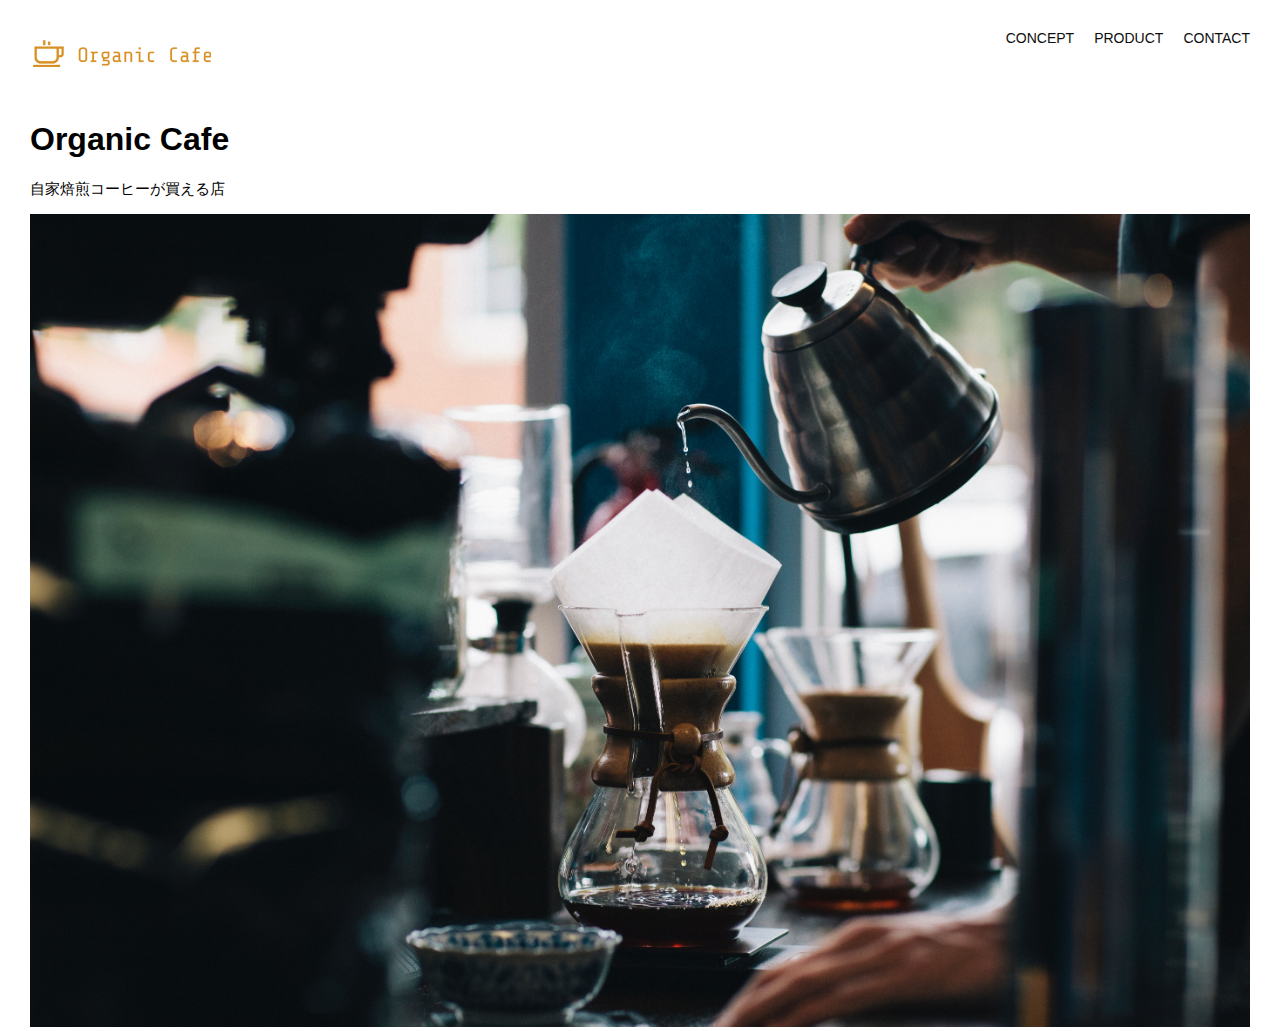
<file: html-css-kadai_013/index.html>
<!DOCTYPE html>
<html>
  <head>
    <title>Organic Cafe</title>
    <meta charset="UTF-8">
    <meta name="description" content="自家焙煎コーヒーが買える店">
    <meta name="viewport" content="width=device-width, initial-scal=1.0">
    <link rel="stylesheet" href="style.css">
  </head>
  <body>
    <!-- ヘッダー -->
<header>
  <a href="index.html" id="logo">
   <img src="images/logo.png" alt="トップページに戻る">
  </a>
   <!-- PC用ナビゲーション -->
   <nav id="nav-pc">
      <a href="index.html#CONCEPT">CONCEPT</a>
      <a href="index.html#PRODUCT">PRODUCT</a>
      <a href="index.html#CONTACT">CONTACT</a>
    
  </nav>
  <!-- スマホ用メニューボタン -->
<img id="menu-sp" src="images/button-menu.png" alt="ナビゲーションを開く" onclick="document.getElementById('nav-sp').style.display = 'block' ">

<!-- スマホ用ナビゲーション -->
<nav id="nav-sp">
    <img id="close" src="images/button-close.png" alt="ナビゲーションを閉じる" onclick="document.getElementById('nav-sp').style.display = 'none'">
    
      <ul>
        <li><img id="logo-sp" src="images/logo-sp.png" alt="トップページに戻る" href="index.html" onclick="document.getElementById('nav-sp').style.display = 'none'">
        </li>
        <li><a class="menu" href="index.html#concept" onclick="document.getElementById('nav-sp').style.display = 'none'">CONCEPT</a></li>
        <li><a class="menu" href="index.html#product" onclick="document.getElementById('nav-sp').style.display = 'none'">PRODUCT</a></li>
        <li><a class="menu" href="index.html#contact" onclick="document.getElementById('nav-sp').style.display = 'none'">CONTACT</a></li>
      </ul>
    </nav>
</header>

<main>
  <article>
    <section id="main-visual" >
      <img id="main-message">
        <h1>Organic Cafe</h1>
        <p>自家焙煎コーヒーが買える店</p>
           <img src="images/main-image.jpg" alt="コーヒーを淹れる人">
    </section>
    
  </article>
</main>
</body>
</html>
</file>
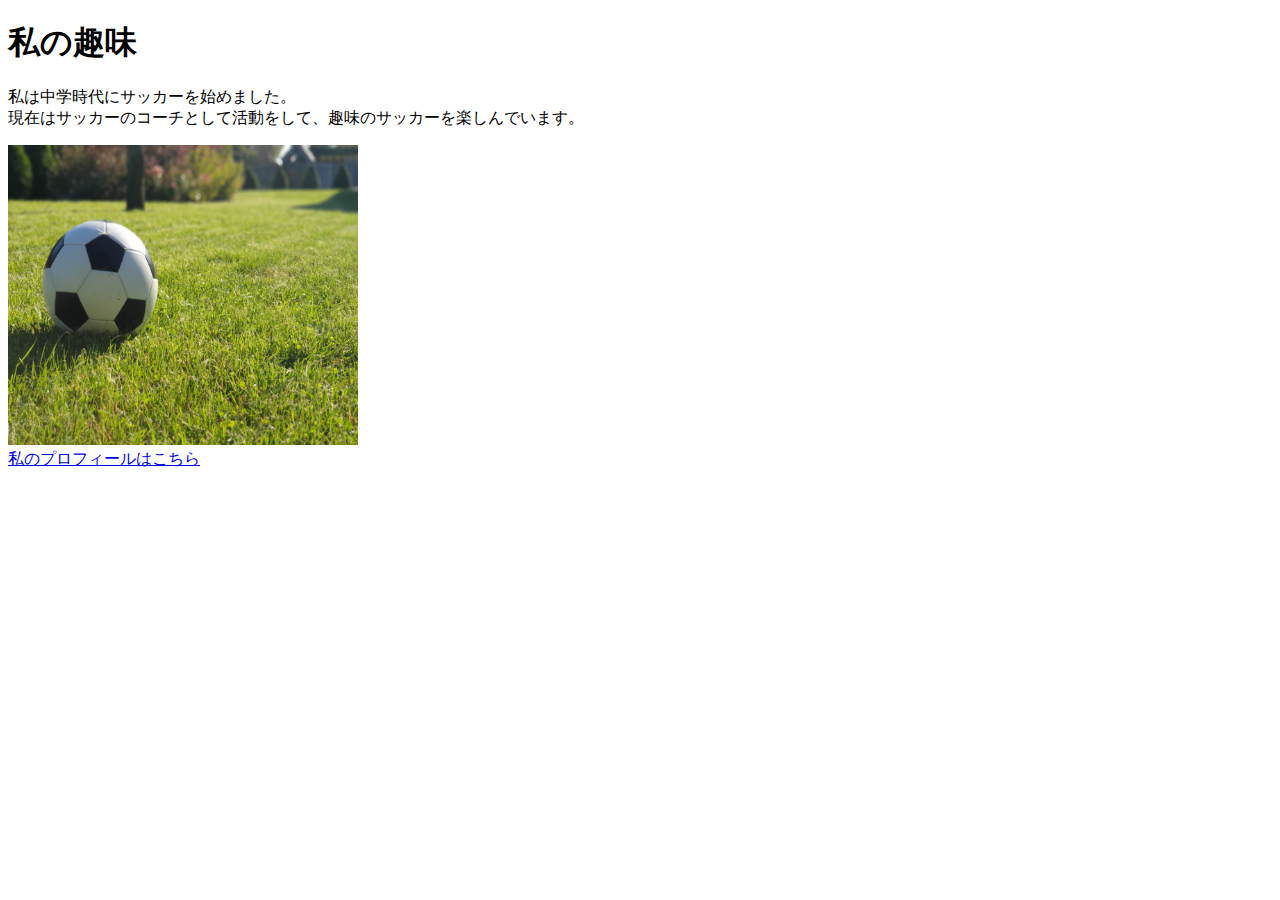
<file: kadai_005/kadai_005.html>
<!DOCTYPE html>
<html>
<head>
  <title>5章課題</title>
  <meta name="description" content="このページは5章の課題です。">
  <meta charset="UTF-8">
</head>
<body>
  <h1>私の趣味</h1>
  <p>私は中学時代にサッカーを始めました。<br>
    現在はサッカーのコーチとして活動をして、趣味のサッカーを楽しんでいます。
  </p>
  <img src="images/sample.jpg"  width="350" height="300">
  <a href="https://x.com/samuraijuku"><br>私のプロフィールはこちら</a>
</body>
</html>
</file>
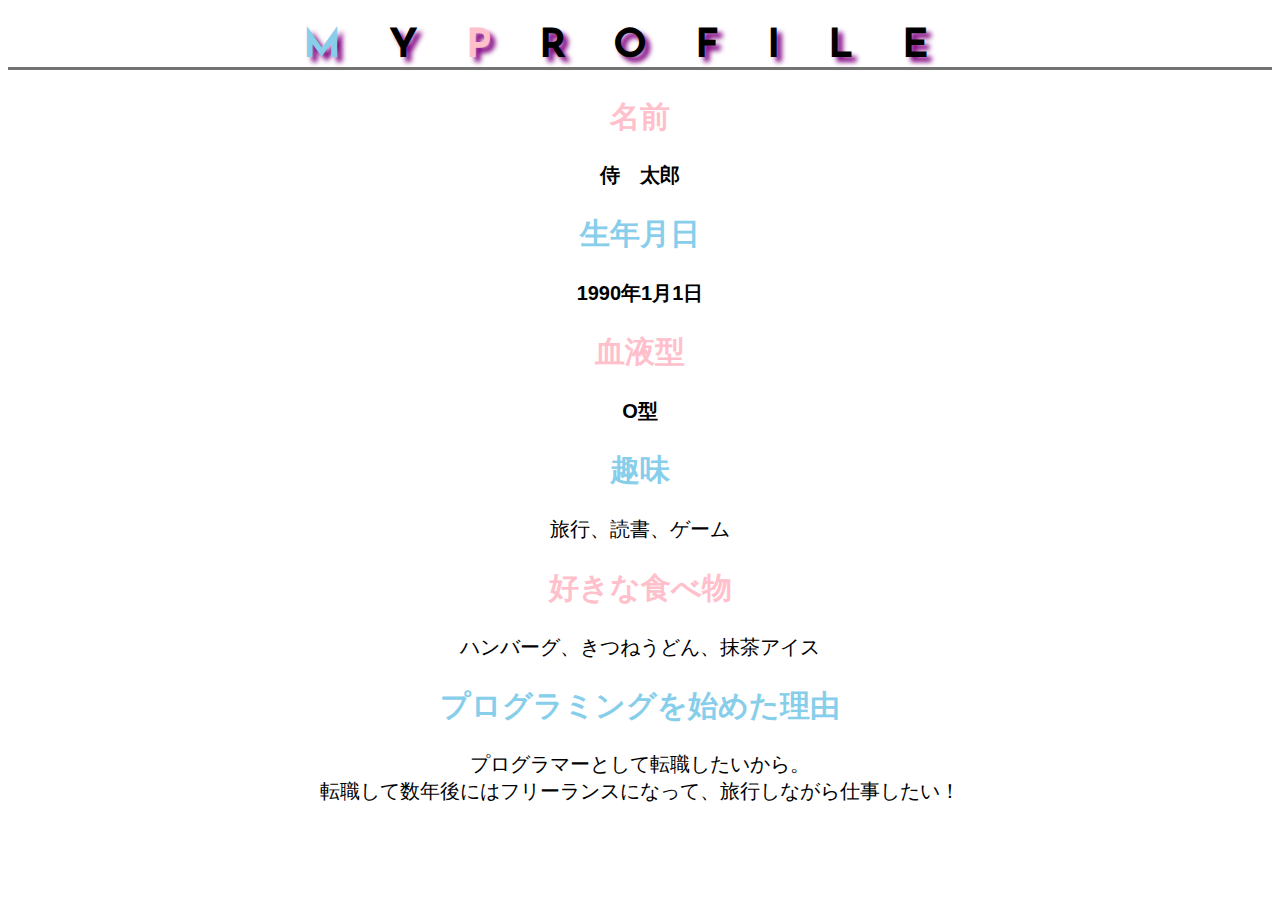
<file: kadai_015/kadai_015.html>
<!DOCTYPE html>
<html>
  <head>
    <title>15章課題</title>
    <meta charset="UTF-8">
    <meta name="description" content="このページは15章の課題です。">
    <link rel="stylesheet" href="style.css">
    <link rel="preconnect" href="https://fonts.googleapis.com">
    <link rel="preconnect" href="https://fonts.gstatic.com" crossorigin>
    <link href="https://fonts.googleapis.com/css2?family=Josefin+Sans&display=swap" rel="stylesheet">
  </head>
  <body>
    <h1><span class="blue">M</span>Y<span class="pink">P</span>ROFILE</h1>
    <div id="basic">
      <h2 class="pink">名前</h2>
      <p>侍　太郎</p>
      <h2 class="blue">生年月日</h2>
      <p>1990年1月1日</p>
      <h2 class="pink">血液型</h2>
      <p>O型</p>
    </div>
    <h2 class="blue">趣味</h2>
    <p>旅行、読書、ゲーム</p>
    <h2 class="pink">好きな食べ物</h2>
    <p>ハンバーグ、きつねうどん、抹茶アイス</p>
    <h2 class="blue">プログラミングを始めた理由</h2>
    <p>プログラマーとして転職したいから。<br>転職して数年後にはフリーランスになって、旅行しながら仕事したい！</p>
  </body>
</html>
</file>
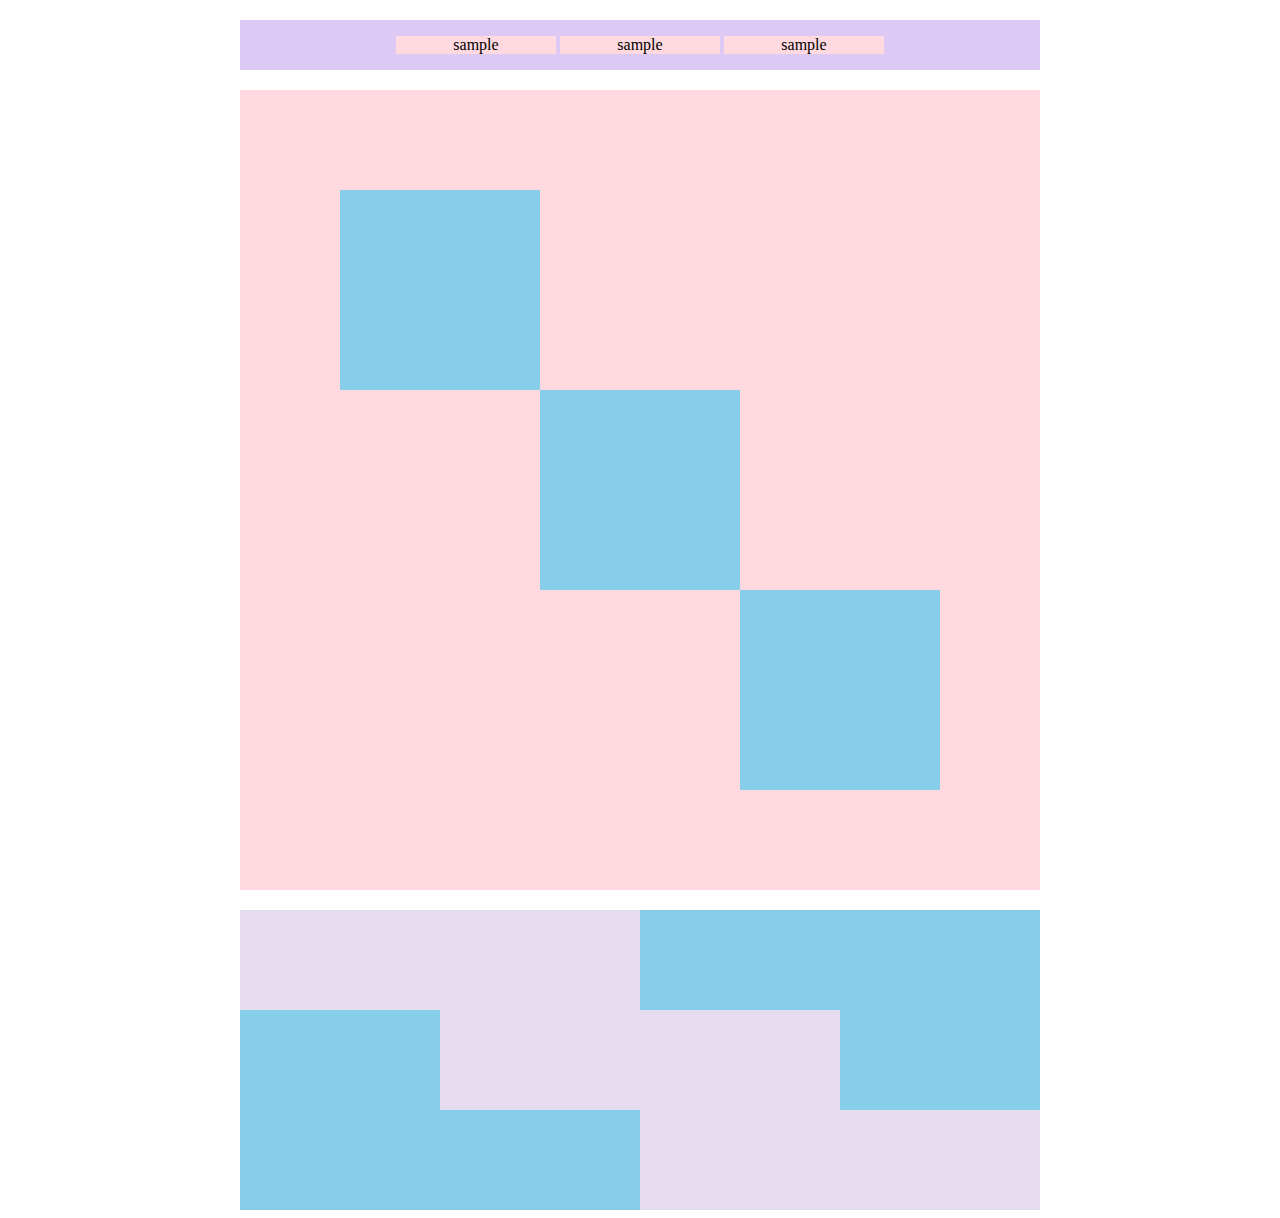
<file: kadai_018/kadai_018.html>
<!DOCTYPE html>
<html>
<head>
  <meta charset="UTF-8">
  <link rel="stylesheet" href="style.css">
  <meta name="description" content="このページは18章の課題です。">
  <title>18章課題</title>
</head>
<body>
  <div id="top">
    <p class="top-child">sample</p>
    <p class="top-child">sample</p>
    <p class="top-child">sample</p>
  </div>
  <div id="middle">
    <div id="middle-child01"></div>
    <div id="middle-child02"></div>
    <div id="middle-child03"></div>
  </div>
  <div id="bottom">
    <div id="bottom-child01"></div>
    <div id="bottom-child02"></div>
    <div id="bottom-child03"></div>
  </div>
</body>
</html>
</file>
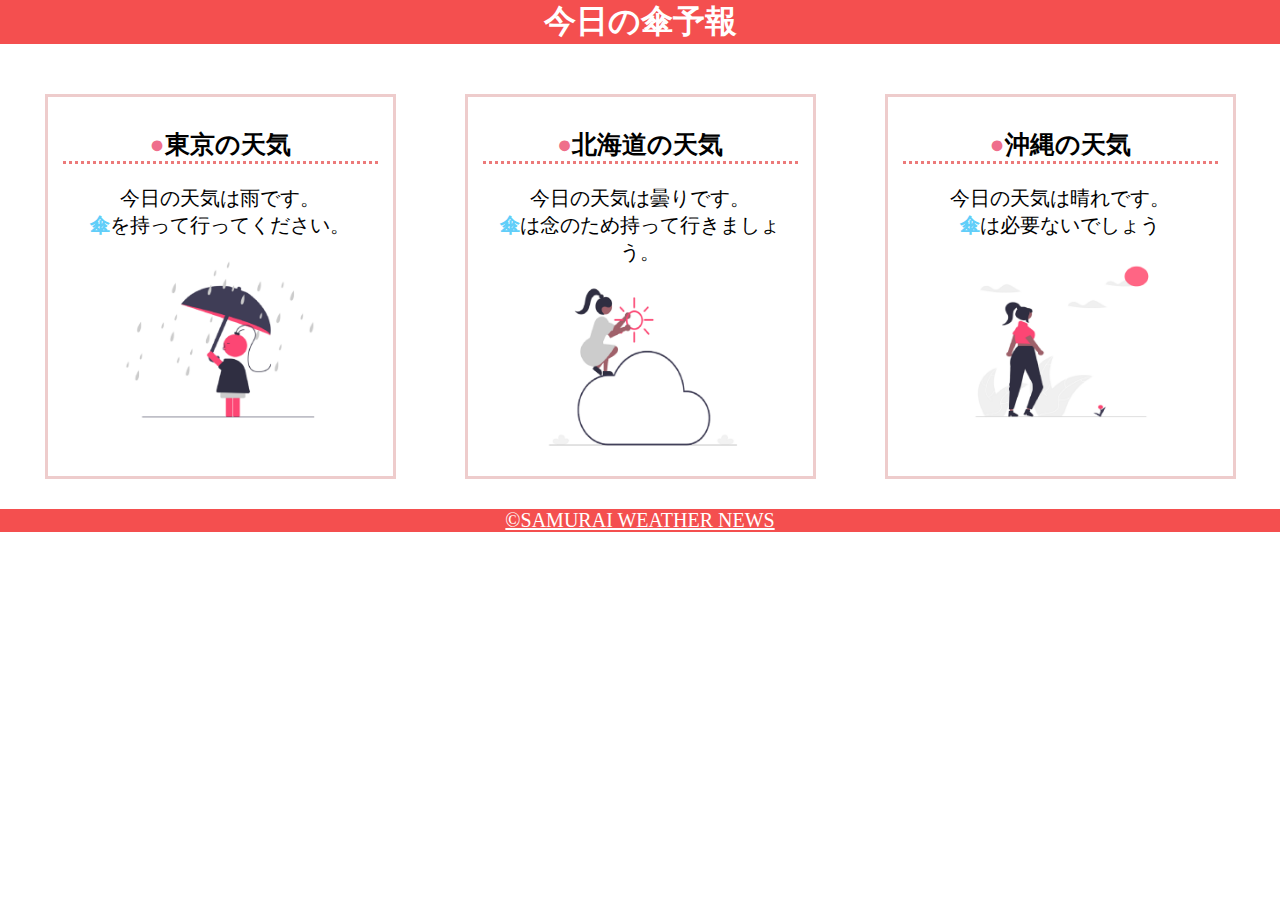
<file: kadai_022/kadai_022.html>
<!DOCTYPE html>
<html>
    <head>
        <meta charset="UTF-8">
        <meta name="viewport" content="width=device-width, initial-scale=1.0">
        <link rel="stylesheet" href="style.css">
        <meta name="description" content="このページは22章の課題です。">
        <title>22章課題</title>
    </head>
    <body>
       
        <header>
            <h1>今日の傘予報</h1>
        </header>  
 
        <main>

            <div id="parent">
                <div class="contents">
                    <h2>東京の天気</h2>
                    <p>今日の天気は雨です。</p>
                    <p>傘を持って行ってください。</p>
                    <img src="images/rainy.png" alt="雨">
                </div>
 
                <div class="contents">
                    <h2>北海道の天気</h2>
                    <p>今日の天気は曇りです。</p>
                    <p>傘は念のため持って行きましょう。</p>
                    <img src="images/cloudy.png" alt="曇り">
                </div>
 
                <div class="contents">
                    <h2>沖縄の天気</h2>
                    <p>今日の天気は晴れです。</p>
                    <p>傘は必要ないでしょう</p>
                    <img src="images/sunny.png" alt="晴れ">
                </div>

            </div>    
 
        </main>
 
        <footer>
            <a href="https://www.sejuku.net/corp/">&copy;SAMURAI WEATHER NEWS</a>
         </footer>
 
    </body>
</html>
</file>
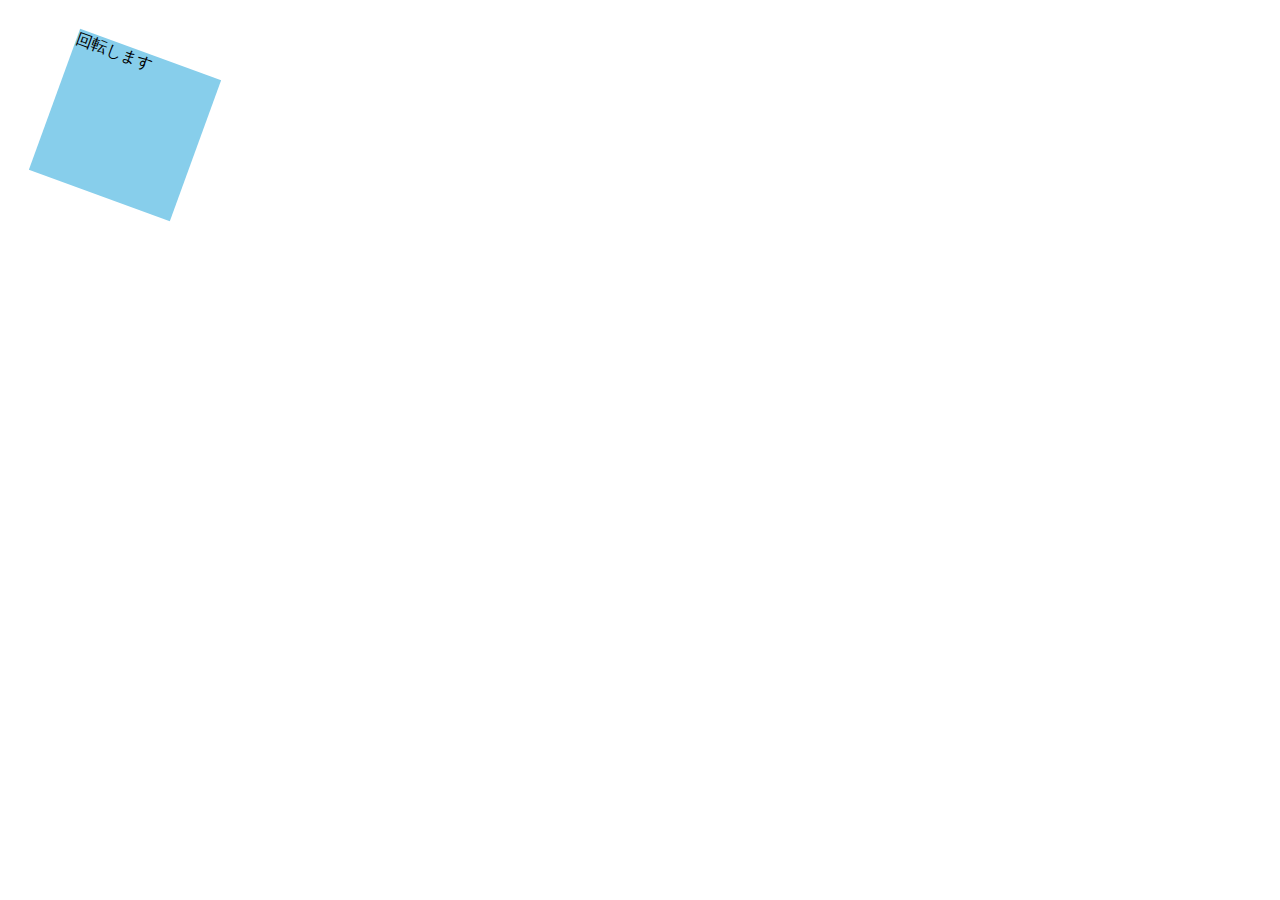
<file: kadai_mdn_css/mdn.html>
<!DOCTYPE html>
<html>
  <head>
    <style>
      div {
        rotate: 20deg;
        position: absolute;
        left: 50px;
        top: 50px;
        width: 150px;
        height: 150px;
        background-color: skyblue;
      }
    </style>
  </head>
  <body>
    <div>
      回転します
    </div>
  </body>
</html>
</file>
<file: html-css-kadai_013/style.css>
/* PC、スマホ共通スタイル */

p {
  font-size: 15px;
}

body {
  font-family: "Source Sans Pro", "Hiragino Kaku Gothic ProN", Meiryo, Arial, sans-serif;
}
header {
  display: flex;
  justify-content: space-between;
}

/* ナビゲーションのレイアウト */
#nav-pc {
  display:flex;
  font-size: 14px;
  }
  #nav-pc a {
    text-decoration: none;
    margin-left: 20px;
    color: #0d0d0d;
  }

  #main-visual {
    position: relative;
    height: 400px;
  }
  #main-visual > img {
    max-width: 100%;
  }
  @media screen and (max-width: 767px) {
    
    body {
      min-width: 375px;
      margin: 0;
    }
    #nav-pc {
      display: none;
  }

  #menu-sp {
    float: right;
    padding: 0;
  }
  #nav-sp {
    background-color: #ce933e;
    position: absolute;
    left: 0;
    top: 0;
    height: 100%;
    width: 100%;
    display: none;
    z-index: 100;
  }
  #nav-sp ul {
    padding-left: 0;
  }

  #nav-sp li{
    list-style: none;
  }
  #close {
    position: absolute;
    top: 20px;
    right: 20px;
  }
  #logo-sp {
    margin: 80px 0px 30px 20px;
  }
  #nav-sp > a {
    display: block;
  }
  #nav-sp a:link {
    color: #ffffff;
  }
  #nav-sp a:visited {
    color: #ffffff;
     }
  #nav-sp a:hover {
    text-decoration: underline;
  }
  #nav-sp a:active {
    color: #ffffff;
  }
  #nav-sp .menu {
    text-decoration: none;
    display: block;
    margin: 0 20px;
    height: 44px;
    font-size: 16px;
    background-image: url(images/arrow.png);
    background-repeat: no-repeat;
    background-position: right top;
  }
 
}

@media screen and (min-width: 768px) {

 body {
  margin: 30px;
 }
  #nav_pc {
    display: block;
  }
  #menu-sp {
    display: none; /* ハンバーガーメニューを非表示 */
  }
  #nav-sp {
    display: none;
  }
}
</file>
<file: kadai_015/style.css>
html{
  font-size: 20px;
}
body{
  font-family: "Arial", "Meiryo", sans-serif;
  text-align: center;
}
h1{
  font-family:"Josefin Sans", "sans-serif";
  font-size: 2rem;
  letter-spacing: 1.2em;
  border-bottom: solid 3px rgb(115, 115, 114);
  text-shadow: 5px 5px 5px purple;
}
.pink {
  color:rgb(255, 192, 203);
}
.blue {
  color: skyblue;
}
#basic p {
 font-weight: bold;
}
</file>
<file: kadai_018/style.css>
#top {
  width:800px ;
  background-color: #dcc9f4;
  margin-top: 20px;
  margin-bottom: 20px;
  margin-left: auto;
  margin-right: auto;
  text-align: center;

}
.top-child {
  width: 20%;
  background-color: #ffd9df;
  display: inline-block;
  margin-left: auto;
  margin-right: auto;
}

#middle {
  position: relative;
  width: 800px;
  height: 800px;
  margin: 20px 0;
  margin-left: auto;
  margin-right: auto;
  background-color: #ffd9df;
}

#middle-child01 {
  width: 200px;
  height: 200px;
  background-color: #87ceeb;
  position: absolute;
  top: 100px;
  left: 100px;
}
#middle-child02 {
  width: 200px;
  height: 200px;
  background-color: #87ceeb;
  position: absolute;
  top: 300px;
  left: 300px;
}
#middle-child03 {
  width: 200px;
  height: 200px;
  background-color: #87ceeb;
  position: absolute;
  top: 500px;
  left: 500px;
}
#bottom {
  width: 800px;
  height: 300px;
  margin-left: auto;
  margin-right: auto;
  background-color: #87ceeb;
}
#bottom-child01 {
  width: 400px;
  height: 100px;
  background-color: #e5dcf0;
}
#bottom-child02 {
  position: relative;
  left: 200px;
  width: 400px;
  height: 100px;
  background-color: #e5dcf0;
}
#bottom-child03 {
  position: relative;
  left: 400px;
  width: 400px;
  height: 100px;
  background-color: #e5dcf0;
}
</file>
<file: kadai_022/style.css>
h1 {
  margin: 0;
  color:rgb(255, 255, 255) ;

}

p {
  margin: 0;
  font-size: 20px;
}

body {
  margin: 0;
}

header {
  margin-bottom: 20px;
  background-color: rgb(244, 79, 79);
  text-align: center;
}

main {
  padding: 10px 10px 10px 10px;
}

.contents {
  border: 3px solid rgb(238, 204, 204); 
  flex-basis: 25%;
  padding: 10px 15px;
  margin: 20px 0;
  text-align: center;
}

.contents img{
  margin: 10px 0px;
  width: 70%;
}
#parent {
  display: flex;
  justify-content: space-around;
}
h2{
  font-size: 25px;
  border-bottom: dotted 3px rgb(236, 122, 122);
}
h2::before{
  content: "●";
  color: rgb(239, 111, 139);

}
.contents p:nth-of-type(2)::first-letter {
  font-weight: bold;
  color: rgb(97, 206, 249);
}

footer {
  background-color: rgb(244, 79, 79); 
  text-align: center; 
}

 a {
  font-size: 20px;
  color: rgb(255, 255, 255); 
  }
  
  a:visited {
    color: rgb(193, 234, 251); 
  }
  
  a:hover {
    color: rgb(245, 178, 168); 
  }
  

@media screen and (max-width: 768px) {
  h2 {
    font-size: 30px;
}
p {
    font-size: 25px;
}
#parent {
    display: flex;
    flex-direction: column;
  }
}
</file>
